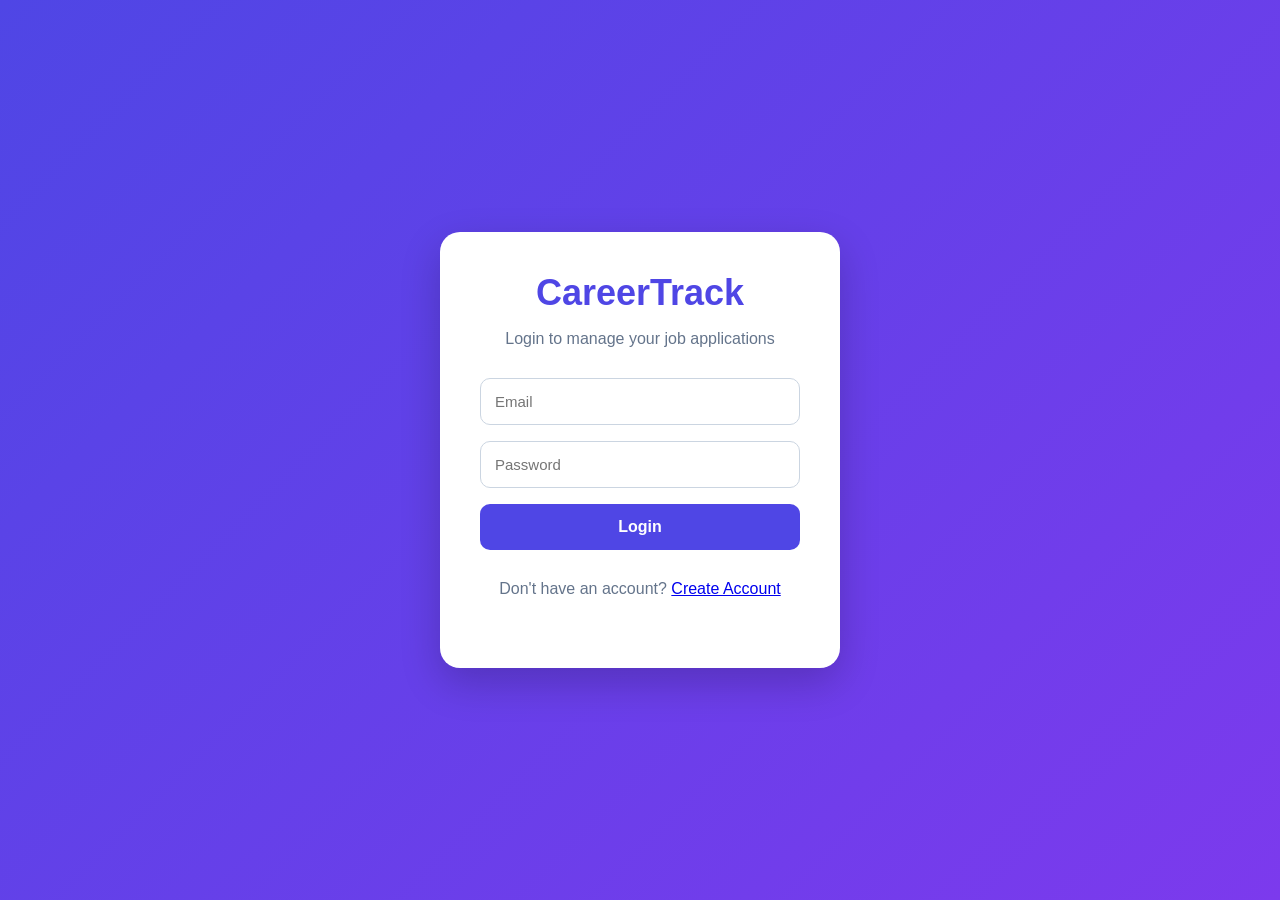
<file: src/main/resources/static/index.html>
<!DOCTYPE html>
<html lang="en">
<head>
    <meta charset="UTF-8">
    <meta name="viewport" content="width=device-width, initial-scale=1.0">
    <title>CareerTrack</title>
    <link rel="stylesheet" href="style.css">
</head>
<body>
<div class="login-container">

    <h1>CareerTrack</h1>
    <p>Login to manage your job applications</p>

    <form id="loginForm">

        <input
                type="email"
                id="email"
                placeholder="Email"
                required
        >

        <input
                type="password"
                id="password"
                placeholder="Password"
                required
        >

        <button type="submit">Login</button>

    </form>

    <p id="message"></p>
    <p class="register-link">
        Don't have an account?
        <a href="register.html">Create Account</a>
    </p>

</div>

<script src="script.js"></script>
</body>
</html>
</file>
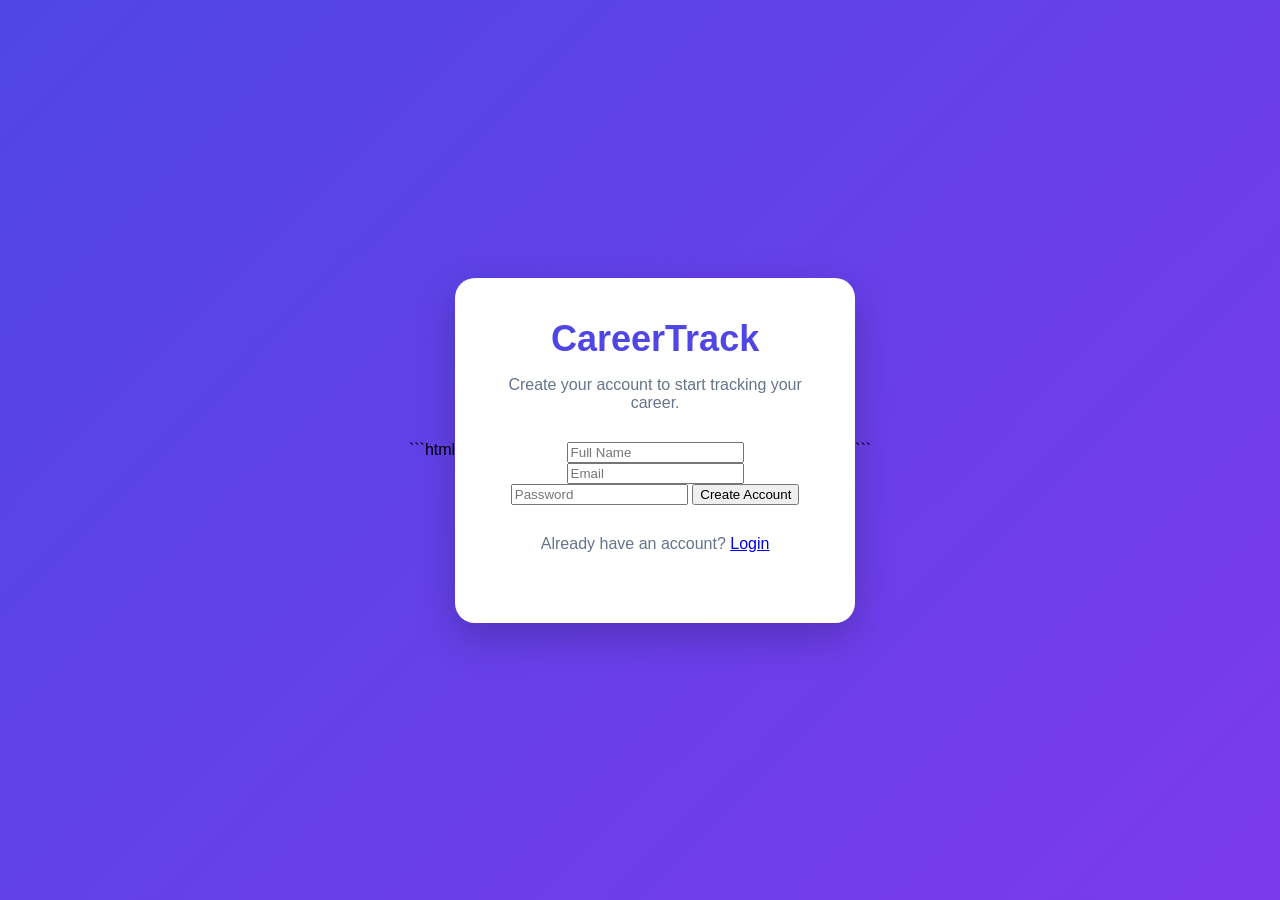
<file: src/main/resources/static/register.html>
```html
<!DOCTYPE html>
<html lang="en">

<head>
    <meta charset="UTF-8">
    <meta name="viewport" content="width=device-width, initial-scale=1.0">

    <title>CareerTrack - Create Account</title>

    <link rel="stylesheet" href="style.css">
</head>

<body>

<div class="login-container">

    <h1>CareerTrack</h1>

    <p>Create your account to start tracking your career.</p>

    <form id="registerForm">

        <input
                type="text"
                id="name"
                placeholder="Full Name"
                required
        >

        <input
                type="email"
                id="email"
                placeholder="Email"
                required
        >

        <input
                type="password"
                id="password"
                placeholder="Password"
                required
        >

        <button type="submit">
            Create Account
        </button>

    </form>

    <p id="registerMessage"></p>

    <p class="register-link">
        Already have an account?
        <a href="index.html">Login</a>
    </p>

</div>

<script src="register.js"></script>

</body>

</html>
```
</file>
<file: src/main/resources/static/style.css>
/* =========================
   CareerTrack Login Page
   ========================= */

* {
    box-sizing: border-box;
}

body {
    margin: 0;
    font-family: "Segoe UI", Arial, sans-serif;
    min-height: 100vh;
    display: flex;
    justify-content: center;
    align-items: center;
    background: linear-gradient(135deg, #4f46e5, #7c3aed);
}

.login-container {
    width: 90%;
    max-width: 400px;
    background: white;
    padding: 40px;
    border-radius: 20px;
    box-shadow: 0 15px 40px rgba(0, 0, 0, 0.2);
    text-align: center;
}

.login-container h1 {
    margin: 0 0 10px;
    color: #4f46e5;
    font-size: 36px;
}

.login-container p {
    color: #64748b;
    margin-bottom: 30px;
}

#loginForm {
    display: flex;
    flex-direction: column;
    gap: 16px;
}

#loginForm input {
    width: 100%;
    padding: 14px;
    border: 1px solid #cbd5e1;
    border-radius: 10px;
    font-size: 15px;
    outline: none;
}

#loginForm input:focus {
    border-color: #4f46e5;
    box-shadow: 0 0 0 3px rgba(79, 70, 229, 0.1);
}

#loginForm button {
    padding: 14px;
    border: none;
    border-radius: 10px;
    background: #4f46e5;
    color: white;
    font-size: 16px;
    font-weight: 600;
    cursor: pointer;
    transition: 0.2s;
}

#loginForm button:hover {
    background: #4338ca;
    transform: translateY(-2px);
}

#message {
    margin-top: 18px;
    color: #dc2626;
    font-size: 14px;
}

/* Mobile */

@media (max-width: 600px) {

    .login-container {
        padding: 30px 25px;
    }

    .login-container h1 {
        font-size: 30px;
    }
}
</file>
